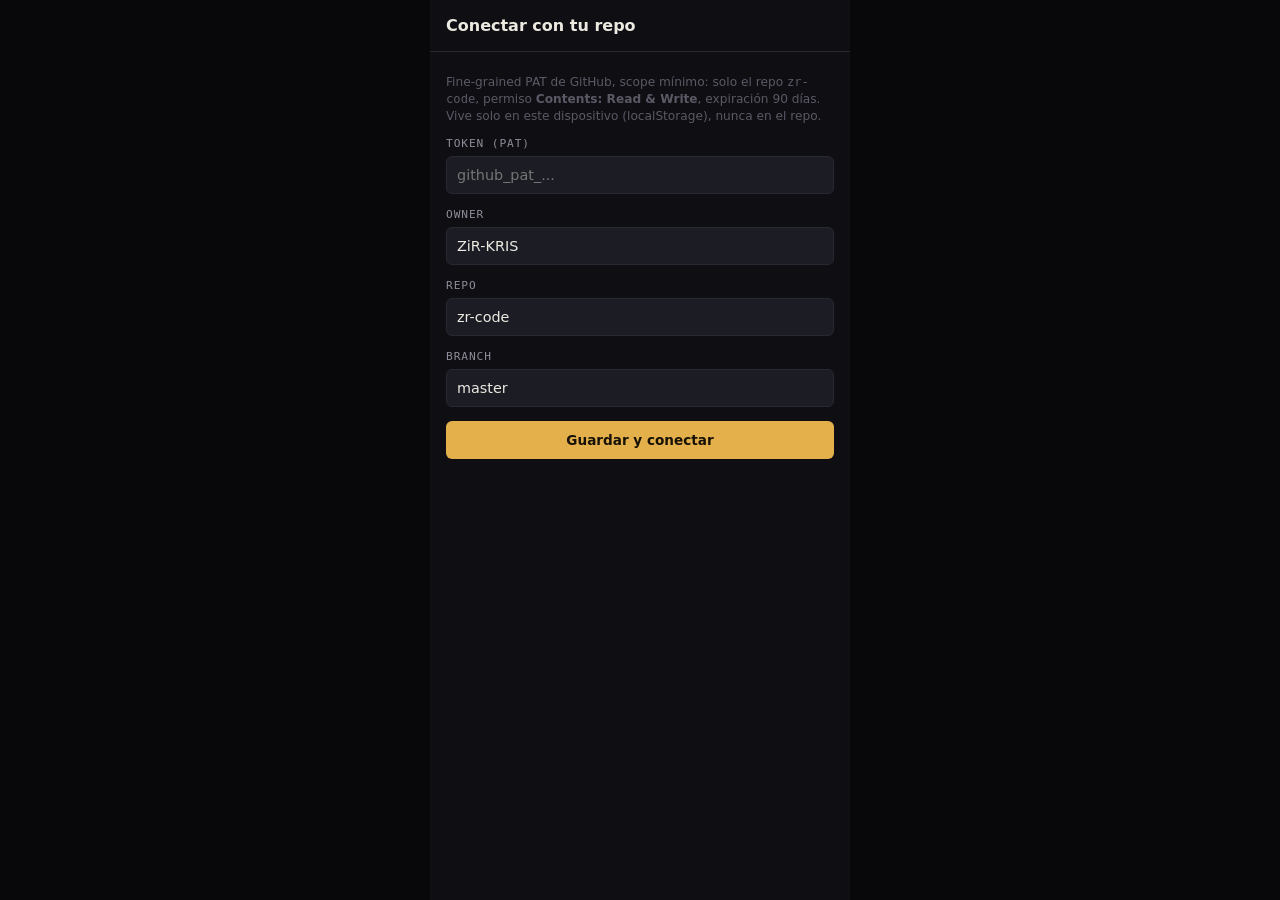
<file: index.html>
<!doctype html>
<html lang="es">
<head>
<meta charset="utf-8">
<title>ZR App</title>
<meta name="viewport" content="width=device-width, initial-scale=1">
<link rel="manifest" href="manifest.json?v=18">
<link rel="stylesheet" href="styles.css?v=18">
</head>
<body>
<div class="phone">
  <header>
    <div class="icon-group">
      <button class="repo-btn" onclick="abrirAjustes()" title="Ajustes">⚙</button>
      <button class="repo-btn" onclick="abrirRepoRaiz()" title="Navegador de repo">📂</button>
    </div>
    <div class="logo" onclick="irHome()" style="cursor:pointer" title="Ir a Hoy">ZR<em>·</em>APP</div>
    <div class="fecha" id="fecha-header">--</div>
  </header>

  <main>
    <div id="offline-banner" style="display:none"></div>
    <!-- ================= HOY ================= -->
    <section class="screen on" id="s-hoy">
      <div class="eyebrow">Dónde vamos</div>
      <div class="card" id="modo-actual"><p>Cargando…</p></div>

      <div class="eyebrow">Tareas por importancia</div>
      <div class="card" id="tareas-lista" style="padding:4px 14px"><p style="color:var(--dim)">Cargando…</p></div>

      <div class="captura" style="padding:8px 10px; display:flex; gap:8px; align-items:center">
        <input type="text" id="tarea-txt" placeholder="Nueva tarea…" style="flex:1">
        <button onclick="agregarTareaHoy()">+ tarea</button>
      </div>
      <div class="toast" id="toast-hoy"></div>

      <div class="eyebrow">Listas rápidas · solo en este cel</div>
      <div id="listas-cont"></div>
      <button class="copiar" onclick="nuevaLista()">+ nueva lista</button>
    </section>

    <!-- ================= BAÚL ================= -->
    <section class="screen" id="s-baul">
      <div class="eyebrow">Escupir idea</div>
      <div class="captura">
        <textarea id="idea-txt" placeholder="Escribe la idea tal como salga. Sin categoría, sin compromiso — va directo a IDEAS/ del repo."></textarea>
        <button onclick="capturar()">Al baúl →</button>
        <div class="toast" id="toast"></div>
      </div>

      <div class="eyebrow">El baúl</div>
      <div id="baul-lista"><div class="card">Cargando…</div></div>
    </section>

    <!-- ================= PRODUCCIÓN ================= -->
    <section class="screen" id="s-prod">
      <div class="eyebrow">Al sistema</div>
      <div class="captura">
        <textarea id="buzon-txt" placeholder="Mensaje al sistema — la próxima sesión Claude lo lee al abrir"></textarea>
        <input type="text" id="buzon-tag" placeholder="proyecto/etiqueta (opcional)" style="margin-top:8px">
        <button onclick="enviarBuzon()" style="margin-top:8px">Al buzón →</button>
        <div class="toast" id="toast-buzon"></div>
      </div>

      <div class="eyebrow">Proyectos</div>
      <div id="prod-lista"><div class="card">Cargando…</div></div>

      <div class="eyebrow">Accesos directos</div>
      <div class="card" id="prod-accesos" style="padding:4px 14px"></div>
    </section>

    <!-- ================= NEGOCIO ================= -->
    <section class="screen" id="s-negocio">
      <div class="eyebrow-row"><div class="eyebrow" style="margin:0">Pitch</div><button class="repo-btn" onclick="toggleNegBloque('neg-pitch')" title="mostrar/ocultar">👁</button></div>
      <div id="neg-pitch-wrap">
        <div class="card">
          <div class="doc-content" id="neg-pitch"><p>Cargando…</p></div>
        </div>
      </div>
      <div class="card" id="neg-pitch-oculto" style="display:none"><p class="hint">oculto — 👁 para mostrar</p></div>

      <div class="eyebrow-row"><div class="eyebrow" style="margin:0">Servicios</div><button class="repo-btn" onclick="toggleNegBloque('neg-servicios')" title="mostrar/ocultar">👁</button></div>
      <div id="neg-servicios-wrap">
        <div class="card">
          <div class="doc-content" id="neg-servicios"><p>Cargando…</p></div>
          <button class="copiar" onclick="copiarBloque(this)">copiar</button>
        </div>
      </div>
      <div class="card" id="neg-servicios-oculto" style="display:none"><p class="hint">oculto — 👁 para mostrar</p></div>

      <div class="eyebrow-row"><div class="eyebrow" style="margin:0">Precios</div><button class="repo-btn" onclick="toggleNegBloque('neg-precios')" title="mostrar/ocultar">👁</button></div>
      <div id="neg-precios-wrap">
        <div class="card">
          <div class="doc-content" id="neg-precios"><p>Cargando…</p></div>
          <button class="copiar" onclick="copiarBloque(this)">copiar</button>
        </div>
      </div>
      <div class="card" id="neg-precios-oculto" style="display:none"><p class="hint">oculto — 👁 para mostrar</p></div>

      <div class="eyebrow-row"><div class="eyebrow" style="margin:0">Bio</div><button class="repo-btn" onclick="toggleNegBloque('neg-bio')" title="mostrar/ocultar">👁</button></div>
      <div id="neg-bio-wrap">
        <details class="card">
          <summary>Bio corta</summary>
          <div class="doc-content" id="neg-bio-corta"><p>Cargando…</p></div>
          <button class="copiar" onclick="copiarBloque(this)">copiar</button>
        </details>
        <details class="card">
          <summary>Bio larga</summary>
          <div class="doc-content" id="neg-bio-larga"><p>Cargando…</p></div>
          <button class="copiar" onclick="copiarBloque(this)">copiar</button>
        </details>
      </div>
      <div class="card" id="neg-bio-oculto" style="display:none"><p class="hint">oculto — 👁 para mostrar</p></div>

      <div class="eyebrow-row"><div class="eyebrow" style="margin:0">Contacto</div><button class="repo-btn" onclick="toggleNegBloque('neg-firma')" title="mostrar/ocultar">👁</button></div>
      <div id="neg-firma-wrap">
        <div class="card">
          <div class="doc-content" id="neg-firma"><p>Cargando…</p></div>
          <button class="copiar" onclick="copiarBloque(this)">copiar</button>
        </div>
      </div>
      <div class="card" id="neg-firma-oculto" style="display:none"><p class="hint">oculto — 👁 para mostrar</p></div>
    </section>

    <!-- ================= CAL ================= -->
    <section class="screen" id="s-cal">
      <div class="eyebrow">Agendar</div>
      <div class="captura">
        <input type="text" id="ev-titulo" placeholder="Qué — ej. reunión Frank">
        <div style="display:flex; gap:8px; margin-top:8px">
          <input type="date" id="ev-fecha" style="flex:1">
          <input type="time" id="ev-hora" style="flex:1">
        </div>
        <select id="ev-tipo" style="margin-top:8px">
          <option value="trabajo">trabajo</option>
          <option value="personal">personal</option>
        </select>
        <button onclick="agendarEvento()" style="margin-top:8px">Agendar →</button>
        <div class="toast" id="toast-cal"></div>
        <div id="gcal-temp"></div>
      </div>

      <div class="eyebrow">Próximos</div>
      <div class="card" id="cal-lista" style="padding:4px 14px"></div>

      <a class="gcal" href="https://calendar.google.com" target="_blank" rel="noopener">
        Abrir Google Calendar
        <span>convive con el que ya usás — la app no lo reemplaza, solo lo muestra</span>
      </a>
    </section>

    <!-- ================= NAVEGADOR DE REPO ================= -->
    <section class="screen" id="s-repo">
      <div class="eyebrow">Navegador de repo</div>
      <div class="breadcrumb" id="repo-breadcrumb"></div>
      <div class="card" id="repo-list" style="padding:4px 14px"></div>
    </section>

    <div class="nota-mockup">V2 · ZR APP · canal móvil del sistema</div>
  </main>

  <nav>
    <button class="tab on" onclick="ir('hoy',this)"><span class="ico">◉</span>Hoy</button>
    <button class="tab" onclick="ir('baul',this)"><span class="ico">✦</span>Baúl</button>
    <button class="tab" onclick="ir('prod',this)"><span class="ico">▸</span>Prod</button>
    <button class="tab" onclick="ir('negocio',this)"><span class="ico">◆</span>Negocio</button>
    <button class="tab" onclick="ir('cal',this)"><span class="ico">▦</span>Cal</button>
  </nav>

  <!-- ================= OVERLAY: setup inicial ================= -->
  <div class="overlay" id="overlay-setup">
    <div class="overlay-header"><strong>Conectar con tu repo</strong></div>
    <div class="overlay-body">
      <p class="hint">Fine-grained PAT de GitHub, scope mínimo: solo el repo <code>zr-code</code>, permiso <strong>Contents: Read &amp; Write</strong>, expiración 90 días. Vive solo en este dispositivo (localStorage), nunca en el repo.</p>
      <div class="form-row">
        <label>Token (PAT)</label>
        <input type="password" id="in-token" placeholder="github_pat_...">
      </div>
      <div class="form-row">
        <label>Owner</label>
        <input type="text" id="in-owner" value="ZiR-KRIS">
      </div>
      <div class="form-row">
        <label>Repo</label>
        <input type="text" id="in-repo" value="zr-code">
      </div>
      <div class="form-row">
        <label>Branch</label>
        <input type="text" id="in-branch" value="master">
      </div>
      <button class="btn-primary" onclick="guardarSetup()">Guardar y conectar</button>
      <div class="error-msg" id="setup-error"></div>
    </div>
  </div>

  <!-- ================= OVERLAY: ajustes ================= -->
  <div class="overlay" id="overlay-ajustes">
    <div class="overlay-header">
      <button onclick="cerrarOverlay('overlay-ajustes')">←</button>
      <strong>Ajustes</strong>
    </div>
    <div class="overlay-body">
      <div class="form-row">
        <label>Token</label>
        <div class="hint" id="token-mask"></div>
      </div>
      <div class="form-row"><label>Owner</label><input type="text" id="aj-owner"></div>
      <div class="form-row"><label>Repo</label><input type="text" id="aj-repo"></div>
      <div class="form-row"><label>Branch</label><input type="text" id="aj-branch"></div>
      <button class="btn-primary" onclick="guardarAjustes()">Guardar cambios</button>
      <button class="btn-danger" onclick="borrarToken()">Borrar token</button>
    </div>
  </div>

  <!-- ================= OVERLAY: visor de documento/imagen ================= -->
  <div class="overlay" id="overlay-doc">
    <div class="overlay-header">
      <button onclick="cerrarOverlay('overlay-doc')">←</button>
      <div class="breadcrumb" id="doc-breadcrumb" style="margin:0"></div>
    </div>
    <div class="overlay-body" id="doc-body"></div>
  </div>
</div>

<script src="marked.min.js"></script>
<script src="gh-api.js?v=18"></script>
<script src="app.js?v=18"></script>
</body>
</html>
</file>
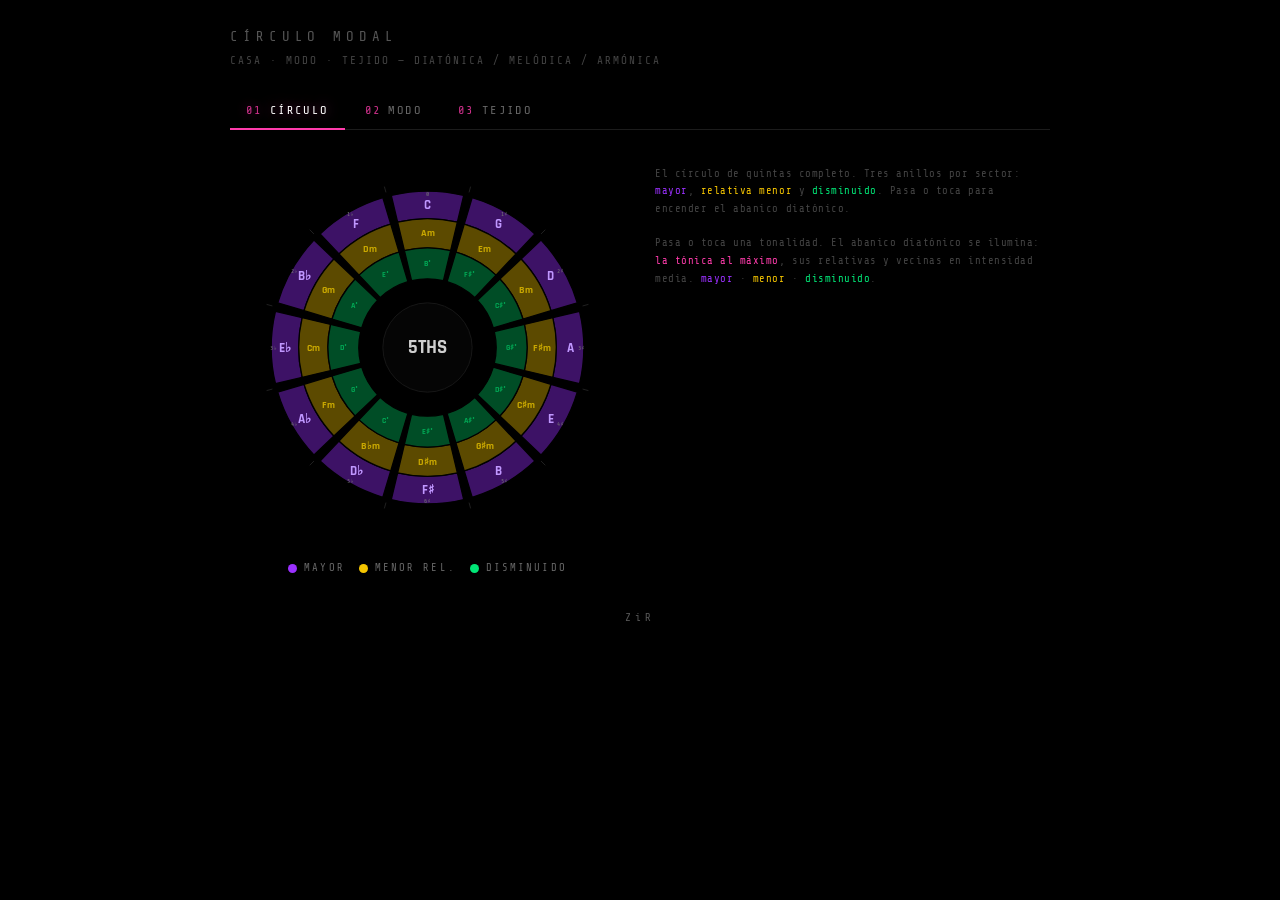
<file: herramientas/circulo-modal.html>
<!DOCTYPE html>
<html lang="es">
<head>
<meta charset="utf-8">
<meta name="viewport" content="width=device-width, initial-scale=1">
<title>Círculo Modal</title>
<link rel="preconnect" href="https://fonts.googleapis.com">
<link rel="preconnect" href="https://fonts.gstatic.com" crossorigin>
<link href="https://fonts.googleapis.com/css2?family=Rajdhani:wght@300;400;600;700&family=Share+Tech+Mono&display=swap" rel="stylesheet">
<style>
  *,*::before,*::after{box-sizing:border-box;margin:0;padding:0;}
  :root{
    --bg:#000; --panel:#070707; --panel2:#0c0c0c; --line:#1c1c1c; --line2:#2a2a2a;
    --purple:#9b30ff; --purple-dim:#3d1266; --purple-glow:#c97aff; --purple-lbl:#c097ff;
    --yellow:#f5c500; --yellow-dim:#5c4a00; --yellow-glow:#ffe566; --yellow-lbl:#c9a800;
    --green:#00e676; --green-dim:#004d26; --green-glow:#69ffb4; --green-lbl:#00a855;
    --accent:#ff3cac; --accent-glow:#ff8fd0;
    --bright:#fff; --dim:#444; --dim2:#666;
  }
  body{background:var(--bg);color:var(--bright);font-family:'Rajdhani','Bahnschrift','Arial Narrow',sans-serif;
    -webkit-font-smoothing:antialiased;padding:26px 18px 54px;line-height:1.5;}
  .wrap{max-width:820px;margin:0 auto;}
  header{margin-bottom:8px;}
  h1{font-family:'Share Tech Mono',Consolas,monospace;font-weight:300;font-size:14px;
     letter-spacing:.35em;text-transform:uppercase;color:#555;}
  .sub{font-family:'Share Tech Mono',Consolas,monospace;font-size:11px;letter-spacing:.18em;
     text-transform:uppercase;color:var(--dim);margin-top:6px;}
  .tabs{display:flex;gap:4px;margin:22px 0 20px;border-bottom:1px solid var(--line);}
  .tab{appearance:none;border:none;background:none;color:var(--dim2);
     font-family:'Share Tech Mono',Consolas,monospace;font-size:12px;letter-spacing:.2em;
     text-transform:uppercase;padding:11px 16px;cursor:pointer;
     border-bottom:2px solid transparent;margin-bottom:-1px;transition:.2s;}
  .tab:hover{color:#aaa;}
  .tab.on{color:var(--bright);border-bottom-color:var(--accent);text-shadow:0 0 12px rgba(255,60,172,.5);}
  .tab .num{color:var(--accent);margin-right:7px;opacity:.8;}
  .layout{display:grid;grid-template-columns:minmax(0,1fr) minmax(0,1fr);gap:30px;align-items:start;}
  @media(max-width:640px){.layout{grid-template-columns:1fr;}}
  .panel{min-width:0;}
  .stage{display:flex;flex-direction:column;align-items:center;}
  svg{width:100%;max-width:440px;height:auto;display:block;overflow:visible;}
  .controls{display:flex;flex-direction:column;gap:16px;}
  .field{display:flex;flex-direction:column;gap:6px;}
  .field label,.rlabel,.legend,.tag,.meterhdr{font-family:'Share Tech Mono',Consolas,monospace;
     font-size:10.5px;letter-spacing:.2em;text-transform:uppercase;color:var(--dim);}
  select{appearance:none;background:var(--panel2);color:var(--bright);border:1px solid var(--line2);
     border-radius:3px;padding:10px 34px 10px 13px;font-family:'Rajdhani','Bahnschrift','Arial Narrow',sans-serif;font-weight:600;
     font-size:15px;cursor:pointer;transition:.18s;
     background-image:url("data:image/svg+xml;utf8,<svg xmlns='http://www.w3.org/2000/svg' width='12' height='8' viewBox='0 0 12 8'><path d='M1 1l5 5 5-5' fill='none' stroke='%23666' stroke-width='1.5' stroke-linecap='round'/></svg>");
     background-repeat:no-repeat;background-position:right 13px center;}
  select:hover{border-color:#444;}
  select:focus{outline:none;border-color:var(--purple);box-shadow:0 0 0 1px var(--purple),0 0 16px rgba(155,48,255,.35);}
  .two{display:grid;grid-template-columns:1fr 1fr;gap:10px;}
  .scaleblock{border:1px solid var(--line);border-radius:4px;padding:14px;background:var(--panel);}
  .scaleblock h3{font-family:'Share Tech Mono',Consolas,monospace;font-weight:400;font-size:11px;
     letter-spacing:.2em;text-transform:uppercase;margin:0 0 12px;display:flex;align-items:center;gap:9px;color:#999;}
  .swatch{width:9px;height:9px;border-radius:50%;display:inline-block;flex:none;}
  .toggle{display:flex;align-items:center;gap:10px;font-family:'Share Tech Mono',Consolas,monospace;
     font-size:11px;letter-spacing:.15em;text-transform:uppercase;color:var(--dim2);cursor:pointer;user-select:none;}
  .toggle input{position:absolute;opacity:0;width:0;height:0;}
  .track{width:36px;height:18px;border-radius:2px;background:var(--panel2);border:1px solid var(--line2);position:relative;transition:.18s;flex:none;}
  .knob{position:absolute;top:2px;left:2px;width:12px;height:12px;border-radius:1px;background:var(--dim2);transition:.18s;}
  .toggle input:checked + .track{background:rgba(255,60,172,.2);border-color:var(--accent);}
  .toggle input:checked + .track .knob{transform:translateX(18px);background:var(--accent);box-shadow:0 0 8px var(--accent);}
  .rlabel{margin:20px 0 9px;color:#888;}
  .notes{display:flex;flex-wrap:wrap;gap:7px;}
  .note-pill{font-family:'Rajdhani','Bahnschrift','Arial Narrow',sans-serif;font-weight:700;font-size:16px;padding:4px 12px;
     border-radius:3px;background:var(--panel2);border:1px solid var(--line2);color:#bbb;}
  .note-pill.tonic{border-color:var(--accent);color:var(--accent-glow);box-shadow:0 0 12px rgba(255,60,172,.25);}
  .charnote{font-family:'Share Tech Mono',Consolas,monospace;font-size:11px;letter-spacing:.06em;color:var(--dim2);margin-top:11px;}
  .charnote b{color:var(--accent-glow);font-weight:400;}
  .chords{display:grid;grid-template-columns:repeat(7,1fr);gap:6px;}
  @media(max-width:480px){.chords{grid-template-columns:repeat(4,1fr);}}
  .chord{border-radius:3px;padding:9px 3px;text-align:center;border:1px solid;background:var(--panel2);}
  .chord .deg{font-family:'Share Tech Mono',Consolas,monospace;font-size:10px;letter-spacing:.05em;opacity:.85;}
  .chord .nm{font-family:'Rajdhani','Bahnschrift','Arial Narrow',sans-serif;font-weight:700;font-size:14px;margin-top:3px;white-space:nowrap;color:#eee;}
  .pill-major{border-color:var(--purple);background:rgba(155,48,255,.12);} .pill-major .deg{color:var(--purple-glow);}
  .pill-minor{border-color:var(--yellow);background:rgba(245,197,0,.10);} .pill-minor .deg{color:var(--yellow-glow);}
  .pill-dim{border-color:var(--green);background:rgba(0,230,118,.10);} .pill-dim .deg{color:var(--green-glow);}
  .pill-aug{border-color:var(--accent);background:rgba(255,60,172,.10);} .pill-aug .deg{color:var(--accent-glow);}
  .pivots{display:flex;flex-direction:column;gap:13px;}
  .tag{display:block;margin-bottom:6px;}
  .meter{margin-top:20px;}
  .meterbar{height:6px;border-radius:2px;background:var(--panel2);overflow:hidden;border:1px solid var(--line2);}
  .meterfill{height:100%;background:var(--accent);box-shadow:0 0 12px var(--accent);transition:width .25s;}
  .meterlabel{font-family:'Rajdhani','Bahnschrift','Arial Narrow',sans-serif;font-weight:600;font-size:14px;color:#ccc;margin-top:9px;}
  .meterlabel b{color:var(--accent-glow);font-weight:700;}
  .legend{display:flex;flex-wrap:wrap;gap:14px;margin-top:16px;justify-content:center;}
  .legend span{display:inline-flex;align-items:center;gap:7px;color:var(--dim2);}
  .hint{font-family:'Share Tech Mono',Consolas,monospace;font-size:10.5px;letter-spacing:.05em;line-height:1.7;color:var(--dim);margin-top:16px;}
  .hint b{color:var(--accent);font-weight:400;}
  .dtier{font-family:'Share Tech Mono',Consolas,monospace;font-size:10.5px;letter-spacing:.2em;text-transform:uppercase;color:#888;margin:16px 0 7px;}
  .dtier b{color:var(--accent-glow);font-weight:400;}
  .dests{display:flex;flex-wrap:wrap;gap:6px;}
  .dest{appearance:none;cursor:pointer;font-family:'Rajdhani','Bahnschrift','Arial Narrow',sans-serif;
     font-weight:600;font-size:14px;padding:6px 11px;border-radius:3px;background:var(--panel2);
     border:1px solid var(--line2);color:#bbb;transition:.15s;}
  .dest:hover{border-color:#555;color:#fff;}
  .dest.on{border-color:var(--accent);color:var(--accent-glow);background:rgba(255,60,172,.08);box-shadow:0 0 10px rgba(255,60,172,.3);}
  details.adv{margin-top:18px;border-top:1px solid var(--line);padding-top:12px;}
  details.adv summary{cursor:pointer;list-style:none;font-family:'Share Tech Mono',Consolas,monospace;
     font-size:10.5px;letter-spacing:.2em;text-transform:uppercase;color:var(--dim2);}
  details.adv summary::-webkit-details-marker{display:none;}
  details.adv summary::before{content:'+ ';color:var(--accent);}
  details.adv[open] summary::before{content:'\2212 ';}
  .btn-tejer{appearance:none;cursor:pointer;align-self:flex-start;background:none;border:1px solid var(--accent);
     color:var(--accent-glow);font-family:'Share Tech Mono',Consolas,monospace;font-size:11px;letter-spacing:.2em;
     text-transform:uppercase;padding:9px 16px;border-radius:3px;transition:.18s;}
  .btn-tejer:hover{background:rgba(255,60,172,.12);box-shadow:0 0 14px rgba(255,60,172,.3);}
  .note-pill.clave{border-color:var(--yellow);color:var(--yellow-glow);box-shadow:0 0 12px rgba(245,197,0,.25);}
  .charnote b.y{color:var(--yellow-glow);}
  .charnote.vacio{color:#3a3a3a;}
  .luzbar{display:grid;grid-template-columns:repeat(7,1fr);gap:4px;}
  .luzseg{appearance:none;cursor:pointer;border:1px solid var(--line2);border-radius:3px;padding:7px 0 6px;
     font-family:'Share Tech Mono',Consolas,monospace;font-size:9.5px;letter-spacing:.08em;color:#777;transition:.15s;}
  .luzseg:hover{color:#fff;border-color:#666;}
  .luzseg.on{border-color:var(--yellow);color:#fff;box-shadow:0 0 12px rgba(245,197,0,.45);}
  .luzends{display:flex;justify-content:space-between;font-family:'Share Tech Mono',Consolas,monospace;font-size:9.5px;letter-spacing:.15em;text-transform:uppercase;color:var(--dim);margin-top:6px;}
  .luznav{display:grid;grid-template-columns:1fr 1fr;gap:8px;margin-top:10px;}
  .luzbtn{appearance:none;cursor:pointer;text-align:left;background:var(--panel2);border:1px solid var(--line2);border-radius:3px;padding:8px 11px;transition:.15s;color:#ccc;
     font-family:'Rajdhani','Bahnschrift','Arial Narrow',sans-serif;font-weight:600;font-size:14px;line-height:1.25;}
  .luzbtn:hover{border-color:var(--yellow);color:#fff;}
  .luzbtn small{display:block;font-family:'Share Tech Mono',Consolas,monospace;font-weight:400;font-size:10px;letter-spacing:.08em;color:var(--dim2);}
  .luzbtn small b{color:var(--yellow-glow);font-weight:400;}
  .luzbtn.off{visibility:hidden;}
  .progs{display:flex;flex-direction:column;gap:6px;}
  .prog{display:flex;align-items:baseline;gap:12px;flex-wrap:wrap;border:1px solid var(--line);border-radius:3px;background:var(--panel);padding:8px 12px;}
  .prog .pn{font-family:'Share Tech Mono',Consolas,monospace;font-size:10.5px;letter-spacing:.06em;color:var(--dim2);}
  .prog .pa{font-family:'Rajdhani','Bahnschrift','Arial Narrow',sans-serif;font-weight:700;font-size:17px;color:#fff;}
  .curso{font-family:'Rajdhani','Bahnschrift','Arial Narrow',sans-serif;font-size:14.5px;line-height:1.4;color:#bbb;margin-top:10px;}
  .curso b{color:#fff;font-weight:700;} .curso .src{font-family:'Share Tech Mono',Consolas,monospace;font-size:9.5px;letter-spacing:.08em;color:var(--dim2);margin:0 6px 0 4px;}
  .curso.ej{color:#999;} .curso.ojo{color:var(--accent-glow);}
  .firma{margin-top:34px;text-align:center;font-family:'Share Tech Mono',Consolas,monospace;
     font-size:11px;letter-spacing:.35em;color:#555;}
</style>
</head>
<body>
<div class="wrap">
  <header>
    <h1>Círculo Modal</h1>
    <div class="sub">casa · modo · tejido — diatónica / melódica / armónica</div>
  </header>
  <div class="tabs" id="tabs">
    <button class="tab on" data-t="casa"><span class="num">01</span>Círculo</button>
    <button class="tab" data-t="modo"><span class="num">02</span>Modo</button>
    <button class="tab" data-t="tejido"><span class="num">03</span>Tejido</button>
  </div>
  <div class="layout">
    <div class="panel stage">
      <svg id="wheel" viewBox="0 0 460 460" role="img" aria-label="Rueda de quintas"></svg>
      <div class="legend" id="legend"></div>
    </div>
    <div class="panel">
      <div class="controls" id="controls"></div>
      <div class="readout" id="readout"></div>
    </div>
  </div>
  <div class="firma">ZiR</div>
</div>

<script>
"use strict";
/* ---------------- core music engine (validated) ---------------- */
const LETTERS=['C','D','E','F','G','A','B'];
const NAT_PC={C:0,D:2,E:4,F:5,G:7,A:9,B:11};
const ACC={'-2':'\u266D\u266D','-1':'\u266D','0':'','1':'\u266F','2':'\u266F\u266F'};
const ROOTS=[
 ['C','C',0,0],['D\u266D','D',-1,1],['D','D',0,2],['E\u266D','E',-1,3],['E','E',0,4],
 ['F','F',0,5],['F\u266F','F',1,6],['G','G',0,7],['A\u266D','A',-1,8],['A','A',0,9],
 ['B\u266D','B',-1,10],['B','B',0,11]
].map(([name,letter,acc,pc])=>({name,letter,acc,pc}));
/* DATOS:INICIO — generado desde circulo_datos.js con "node circulo.js sincronizar". No editar acá. */
const FAMILIES={
 "Diatónica (mayor)":[
  ["Jónico (mayor)",[0,2,4,5,7,9,11]],
  ["Dórico",[0,2,3,5,7,9,10]],
  ["Frigio",[0,1,3,5,7,8,10]],
  ["Lidio",[0,2,4,6,7,9,11]],
  ["Mixolidio",[0,2,4,5,7,9,10]],
  ["Eólico (menor)",[0,2,3,5,7,8,10]],
  ["Locrio",[0,1,3,5,6,8,10]],
 ],
 "Menor melódica":[
  ["Menor melódica",[0,2,3,5,7,9,11]],
  ["Dórico ♭2",[0,1,3,5,7,9,10]],
  ["Lidio aumentado",[0,2,4,6,8,9,11]],
  ["Lidio dominante",[0,2,4,6,7,9,10]],
  ["Mixolidio ♭6",[0,2,4,5,7,8,10]],
  ["Locrio ♮2",[0,2,3,5,6,8,10]],
  ["Alterado",[0,1,3,4,6,8,10]],
 ],
 "Menor armónica":[
  ["Menor armónica",[0,2,3,5,7,8,11]],
  ["Locrio ♮6",[0,1,3,5,6,9,10]],
  ["Jónico ♯5",[0,2,4,5,8,9,11]],
  ["Dórico ♯4",[0,2,3,6,7,9,10]],
  ["Frigio dominante",[0,1,4,5,7,8,10]],
  ["Lidio ♯2",[0,3,4,6,7,9,11]],
  ["Superlocrio ♭♭7",[0,1,3,4,6,8,9]],
 ],
};
const CHAR={
 "Dórico":"la 6ª mayor — menor con luz",
 "Frigio":"la ♭2 — oscuro, español",
 "Lidio":"la ♯4 — flotante, etéreo",
 "Mixolidio":"la ♭7 — mayor con tierra",
 "Eólico (menor)":"menor natural",
 "Locrio":"la ♭5 — inestable",
 "Menor melódica":"menor con 6ª y 7ª mayores",
 "Dórico ♭2":"menor con ♭2 — tenso y suave",
 "Lidio aumentado":"♯4 + ♯5 — suspendido",
 "Lidio dominante":"♯4 + ♭7 — brillante y terroso",
 "Mixolidio ♭6":"mayor cálido con sombra — el atardecer",
 "Locrio ♮2":"semidisminuido — jazz menor",
 "Alterado":"todo tensionado — dominante alterado",
 "Menor armónica":"la 7ª mayor — dramática",
 "Frigio dominante":"3ª mayor sobre base oscura — flamenco",
};
const INFO={
 "Jónico (mayor)":{"luz":2,"clave":null,"muestra":[{"nombre":"I–IV–V–I","grados":[1,4,5,1],"fuente":"B/043"},{"nombre":"I–V–vi–IV (los 4 del pop)","grados":[1,5,6,4],"fuente":"B/065"}],"cursos":[{"quien":"Jaime","fuente":"AV/070","dice":"es el modo mayor; como modo se trata \"sin funciones\""},{"quien":"Antian","fuente":"AT/1.2","dice":"alegría, grandeza — estribillos, pop"},{"quien":"Antian","fuente":"AT/1.2","dice":"recurso comercial: versos en el menor (eólico) y estribillo en su mayor relativo (jónico) — mismas notas, cambia dónde se apoya"}],"ejemplos":[],"cuidado":[]},
 "Dórico":{"luz":4,"clave":{"grado":6,"nombre":"6ª mayor (sobre base menor)"},"muestra":[{"nombre":"i–IV","grados":[1,4],"fuente":"AV/075"},{"nombre":"i7–IV7 (funky)","grados":[1,4],"septimas":true,"fuente":"AV/075"}],"cursos":[{"quien":"Jaime","fuente":"AV/070","dice":"menor con un punto de luz; el más usado después de mayor y menor"},{"quien":"Jaime","fuente":"AV/075-079","dice":"tónica menor + IV mayor = reposo triste que se eleva. Tres familias: funky (i7–IV7), banda sonora épica (en agudos), rock psicodélico (i–IV en bucle). El IV7 hace de dominante"},{"quien":"Jaime","fuente":"AV/077","dice":"truco de los tráileres: el tema más lento, con menos notas, en agudos y con reverb, en dórico"},{"quien":"Hertz","fuente":"HZ/17.1","dice":"La dórico = La menor con Fa#; usa los mismos acordes que Mi menor (Lam–Do–Sol–Re). Lo que decide el modo es la MELODÍA: si gira en La es La dórico, si gira en Mi es Mi menor"},{"quien":"Antian","fuente":"AT/1.2","dice":"melancolía suave, entre alegre y triste: \"tristón, pero no tanto\""}],"ejemplos":["Uptown Funk","Oye cómo va","Mad World","tema de la Fuerza","El bueno, el feo y el malo","Pink Floyd (i–IV en bucle)"],"cuidado":[]},
 "Frigio":{"luz":6,"clave":{"grado":2,"nombre":"♭2"},"muestra":[{"nombre":"i–♭II","grados":[1,2],"fuente":"AV/092"},{"nombre":"i–♭II–i–♭vii","grados":[1,2,1,7],"fuente":"AV/092"}],"cursos":[{"quien":"Jaime","fuente":"AV/070","dice":"más oscuro que el menor"},{"quien":"Jaime","fuente":"AV/092","dice":"la 2ª menor en el grave = miedo: heavy metal, fanfarrias de la antigua Roma. El ♭vii = \"depresión absoluta\""},{"quien":"Hertz","fuente":"HZ/DEST","dice":"un Lab sobre Sol (medio tono arriba de la tónica) = color frigio, oscuro; lo mete como sorpresa en la 2ª vuelta del motivo"},{"quien":"Antian","fuente":"AT/1.2","dice":"oscuro, malvado, gótico, \"gangster\" — trap oscuro"}],"ejemplos":["Black Sabbath","Wherever I May Roam","London Calling","Quiet (Matilda)"],"cuidado":["El flamenco en realidad usa el Frigio dominante (3ª mayor), no este (AV/092)."]},
 "Lidio":{"luz":1,"clave":{"grado":4,"nombre":"♯4"},"muestra":[{"nombre":"I–II","grados":[1,2],"fuente":"AV/088"}],"cursos":[{"quien":"Jaime","fuente":"AV/070","dice":"más luminoso que el mayor: magia, paz, hype"},{"quien":"Jaime","fuente":"AV/088-090","dice":"maravilla, victoria luminosa. Va con mucha reverb (\"catedral\") y glissandos tipo arpa"},{"quien":"Antian","fuente":"AT/1.2","dice":"sueño, etéreo, mágico, \"algo lindo va a pasar\" — cine, series, juegos. Con arpa en arpegio suena a \"entrando a un sueño\" (hipótesis para probar)"}],"ejemplos":["Regreso al futuro","Jurassic Park (inicio)","For Frodo (ESDLA)","tema de Éowyn"],"cuidado":["Tónica–3ª–♯4–5ª seguidas = el inicio de Los Simpson (AV/088)."]},
 "Mixolidio":{"luz":3,"clave":{"grado":7,"nombre":"♭7"},"muestra":[{"nombre":"I–♭VII–IV","grados":[1,7,4],"fuente":"AV/084"},{"nombre":"I–♭VII–IV–I","grados":[1,7,4,1],"fuente":"AV/084"}],"cursos":[{"quien":"Jaime","fuente":"AV/070","dice":"luminoso \"pero no tanto\"; rock"},{"quien":"Jaime","fuente":"AV/051-056","dice":"el ♭VII = dominante suave, \"vintage, color sepia\": la sensible bajada ya no pincha"},{"quien":"Antian","fuente":"AT/1.2","dice":"alegre, despreocupado, juvenil, veraniego — country, blues, rock"}],"ejemplos":["Back in Black","Sweet Home Alabama","Sympathy for the Devil","Born This Way"],"cuidado":["La tónica con su ♭7 es un acorde de dominante (C7): si lo llevas al IV te saca del modo. El ♭VII en medio lo evita (AV/084)."]},
 "Eólico (menor)":{"luz":5,"clave":null,"muestra":[{"nombre":"i–♭VII","grados":[1,7],"fuente":"AV/070"},{"nombre":"i–♭VI–♭III–♭VII (los 4 del reggaetón)","grados":[1,6,3,7],"fuente":"PA/181"},{"nombre":"i–♭VII–♭VI","grados":[1,7,6],"fuente":"PA/079"}],"cursos":[{"quien":"Jaime","fuente":"AV/070","dice":"menor natural SIN V mayor: lluvioso, triste"},{"quien":"Jaime","fuente":"PA/181","dice":"sin sensible: la progresión gira sin cerrar (loop urbano)"},{"quien":"Jaime","fuente":"AV/025","dice":"en menor, la dominante elige con cuánta fuerza vuelves a casa: V mayor = fuego (ya es menor armónica) · v menor = lúgubre · ♭VII = suave, \"una preguntilla\" (sonido modal)"},{"quien":"Hertz","fuente":"HZ/17.2","dice":"escala expandida: los grados iv y v se pueden volver MAYORES sin salir de la escala (8 acordes); se usan las dos versiones en la misma progresión y la melodía no cambia. \"Sonoridad de modos sin la complicación\""},{"quien":"Hertz","fuente":"HZ/DEST","dice":"melodías oscuras: moverse por los dos semitonos de la escala (2ª–♭3 y 5ª–♭6). Se puede estar en la tonalidad sin tocar nunca el acorde de tónica"},{"quien":"Antian","fuente":"AT/1.2","dice":"tristeza, también oscuro — todos los géneros urbanos"}],"ejemplos":["Despacito (4 del reggaetón)","Somebody That I Used To Know (i–♭VII)"],"cuidado":[]},
 "Locrio":{"luz":7,"clave":{"grado":5,"nombre":"♭5"},"muestra":[],"cursos":[{"quien":"Jaime","fuente":"AV/070","dice":"\"la casa en llamas\": casi inusable; solo con nota pedal en la tónica"},{"quien":"Antian","fuente":"AT/1.2","dice":"inestable, tétrico — casi no se usa; nunca en urbano"}],"ejemplos":[],"cuidado":[]},
 "Menor melódica":{"luz":0,"clave":null,"muestra":[],"cursos":[{"quien":"Jaime","fuente":"AV/031","dice":"es la menor armónica con la 6ª también subida, para que la melodía no suene \"egipcia\""},{"quien":"Jaime","fuente":"AV/029-031","dice":"tercer paso de la escala de luz menor → mayor: natural → armónica → melódica → mayor. Las tres menores comparten el acorde de tónica: se puede cambiar de una a otra sin perder la casa"},{"quien":"Jaime","fuente":"AV/048","dice":"su acorde de tónica con 7ª, m(maj7), suena a noir, detective (La Pantera Rosa)"}],"ejemplos":[],"cuidado":[]},
 "Dórico ♭2":{"luz":0,"clave":null,"muestra":[],"cursos":[],"ejemplos":[],"cuidado":[]},
 "Lidio aumentado":{"luz":0,"clave":null,"muestra":[],"cursos":[],"ejemplos":[],"cuidado":[]},
 "Lidio dominante":{"luz":0,"clave":null,"muestra":[],"cursos":[],"ejemplos":[],"cuidado":[]},
 "Mixolidio ♭6":{"luz":0,"clave":null,"muestra":[],"cursos":[],"ejemplos":[],"cuidado":[]},
 "Locrio ♮2":{"luz":0,"clave":null,"muestra":[],"cursos":[],"ejemplos":[],"cuidado":[]},
 "Alterado":{"luz":0,"clave":null,"muestra":[],"cursos":[],"ejemplos":[],"cuidado":[]},
 "Menor armónica":{"luz":0,"clave":{"grado":7,"nombre":"7ª mayor (la sensible)"},"muestra":[{"nombre":"i–iv–V–i","grados":[1,4,5,1],"fuente":"HZ/17.3"},{"nombre":"i–♭VI–iv–V (los 50 en menor)","grados":[1,6,4,5],"fuente":"PA/166"}],"cursos":[{"quien":"Jaime","fuente":"AV/030","dice":"la menor natural no tiene sensible: se sube la 7ª para tener una pinza propia (el V mayor con 7ª) que cierre a la tónica. \"El modo menor es un Frankenstein\""},{"quien":"Jaime","fuente":"AV/045","dice":"el salto de tono y medio entre la ♭6 y la 7ª = lo \"egipcio\""},{"quien":"Jaime","fuente":"AV/025","dice":"el V mayor = volver a casa con fuego (Para Elisa)"},{"quien":"Hertz","fuente":"HZ/17.3","dice":"\"el toque KSHMR\": otra parte del mundo. El V mayor es obligado. Pasar el MÁXIMO de veces por la nota alterada, en melodía y acordes. Costo: 2-3 acordes disminuidos"},{"quien":"Antian","fuente":"AT/1.2","dice":"sonido \"árabe\" o \"egipcio\""}],"ejemplos":["Para Elisa","Havana (i–VI–V–V)"],"cuidado":[]},
 "Locrio ♮6":{"luz":0,"clave":null,"muestra":[],"cursos":[],"ejemplos":[],"cuidado":[]},
 "Jónico ♯5":{"luz":0,"clave":null,"muestra":[],"cursos":[],"ejemplos":[],"cuidado":[]},
 "Dórico ♯4":{"luz":0,"clave":null,"muestra":[],"cursos":[],"ejemplos":[],"cuidado":[]},
 "Frigio dominante":{"luz":0,"clave":null,"muestra":[{"nombre":"I–♭II","grados":[1,2],"fuente":"lectura de Claude (por analogía con el frigio)"}],"cursos":[{"quien":"Jaime","fuente":"AV/092","dice":"es el que de verdad usa el flamenco (con variantes)"},{"quien":"Hertz","fuente":"HZ/17.5","dice":"la llama escala \"árabe\" (\"Egipto\"): 3 sitios para melodías oscuras. Casi no da acordes → \"falso acorde\" = la fundamental doblada en octava. En trap: 4 notas + un 808 simple. En Live, sin Fold"}],"ejemplos":[],"cuidado":["Que la \"árabe\" de Hertz es este modo es lectura de Claude: su fórmula (S-3S-S-T-S-T-T) da exactamente estas notas."]},
 "Lidio ♯2":{"luz":0,"clave":null,"muestra":[],"cursos":[],"ejemplos":[],"cuidado":[]},
 "Superlocrio ♭♭7":{"luz":0,"clave":null,"muestra":[],"cursos":[],"ejemplos":[],"cuidado":[]},
};
/* DATOS:FIN */
/* capa Modo: orden del dimmer de luz (INFO viene del bloque de datos) */
const LUZ_ORDEN=Object.keys(INFO).filter(k=>INFO[k].luz).sort((a,b)=>INFO[a].luz-INFO[b].luz);
const LUZ_ABR={'Jónico (mayor)':'JÓN','Dórico':'DÓR','Frigio':'FRI','Lidio':'LID','Mixolidio':'MIX','Eólico (menor)':'EÓL','Locrio':'LOC'};
const FAM_KEYS=Object.keys(FAMILIES);
function spellScale(root,intervals){
 const ri=LETTERS.indexOf(root.letter);
 return intervals.map((iv,deg)=>{
  const pc=(root.pc+iv)%12; const letter=LETTERS[(ri+deg)%7];
  let d=((pc-NAT_PC[letter])%12+12)%12; if(d>6)d-=12;
  return {pc,name:letter+(ACC[d]||'')};
 });
}
const TRIAD={'4-7':'','3-7':'m','3-6':'\u00b0','4-8':'+'};
function triadQ(n,i){const r=n[i].pc,t=((n[(i+2)%7].pc-r)%12+12)%12,f=((n[(i+4)%7].pc-r)%12+12)%12;return TRIAD[t+'-'+f]||'';}
const SEV={'4-7':{11:'maj7',10:'7'},'3-7':{10:'m7',11:'m(maj7)'},'3-6':{10:'m7\u266D5',9:'\u00b07'},'4-8':{11:'maj7\u266F5',10:'7\u266F5'}};
function sevQ(n,i){const r=n[i].pc,t=((n[(i+2)%7].pc-r)%12+12)%12,f=((n[(i+4)%7].pc-r)%12+12)%12,s=((n[(i+6)%7].pc-r)%12+12)%12;return (SEV[t+'-'+f]&&SEV[t+'-'+f][s])||'';}
function qualClass(q){return q===''?'pill-major':q==='m'?'pill-minor':q==='\u00b0'?'pill-dim':'pill-aug';}
const ROMAN=['I','II','III','IV','V','VI','VII'];
function romanFor(n,i){const q=triadQ(n,i);let r=ROMAN[i];if(q==='m'||q==='\u00b0')r=r.toLowerCase();if(q==='\u00b0')r+='\u00b0';if(q==='+')r+='+';return r;}
function compare(a,b){const A=new Set(a.map(n=>n.pc)),B=new Set(b.map(n=>n.pc));
 return {shared:[...A].filter(pc=>B.has(pc)),aOnly:[...A].filter(pc=>!B.has(pc)),bOnly:[...B].filter(pc=>!A.has(pc))};}
function smoothness(c){return c>=7?'id\u00e9nticas':c===6?'muy suave \u00b7 una nota se mueve':c===5?'suave \u00b7 dos notas':c===4?'media \u00b7 tres notas':c===3?'marcada \u00b7 cuatro notas':'salto \u00b7 escalas lejanas';}

/* ---------------- sector wheel rendering ---------------- */
const CX=230, CY=230;
const R_OUT=182, R_MID=150, R_IN=116, R_DIM=80, R_HUB=52;
const FIFTHS=[0,7,2,9,4,11,6,1,8,3,10,5];
const NEUTRAL={0:'C',7:'G',2:'D',9:'A',4:'E',11:'B',6:'F\u266F',1:'D\u266D',8:'A\u266D',3:'E\u266D',10:'B\u266D',5:'F'};
const REL_MIN={0:'Am',7:'Em',2:'Bm',9:'F\u266Fm',4:'C\u266Fm',11:'G\u266Fm',6:'D\u266Fm',1:'B\u266Dm',8:'Fm',3:'Cm',10:'Gm',5:'Dm'};
const DIM_NAME={0:'B\u00b0',7:'F\u266F\u00b0',2:'C\u266F\u00b0',9:'G\u266F\u00b0',4:'D\u266F\u00b0',11:'A\u266F\u00b0',6:'E\u266F\u00b0',1:'C\u00b0',8:'G\u00b0',3:'D\u00b0',10:'A\u00b0',5:'E\u00b0'};
const ACC_CT={0:'0',7:'1\u266F',2:'2\u266F',9:'3\u266F',4:'4\u266F',11:'5\u266F',6:'6\u266F',1:'5\u266D',8:'4\u266D',3:'3\u266D',10:'2\u266D',5:'1\u266D'};
const SVGNS="http://www.w3.org/2000/svg";

function el(tag,attrs,txt){const e=document.createElementNS(SVGNS,tag);for(const k in attrs)e.setAttribute(k,attrs[k]);if(txt!=null)e.textContent=txt;return e;}
function polar(r,deg){const a=(deg-90)*Math.PI/180;return [CX+r*Math.cos(a),CY+r*Math.sin(a)];}
function sectorPath(r1,r2,center,span){
 const gap=1.6, s=center-span/2+gap, e=center+span/2-gap;
 const [x1,y1]=polar(r2,s),[x2,y2]=polar(r2,e),[x3,y3]=polar(r1,e),[x4,y4]=polar(r1,s);
 return `M${x1},${y1} A${r2},${r2} 0 0 1 ${x2},${y2} L${x3},${y3} A${r1},${r1} 0 0 0 ${x4},${y4} Z`;
}
function glowDefs(svg){
 const defs=el('defs',{});
 [['gP','#9b30ff',5],['gY','#f5c500',5],['gG','#00e676',5],['gPk','#ff3cac',5]].forEach(([id,c,sd])=>{
  const f=el('filter',{id:id,x:'-60%',y:'-60%',width:'220%',height:'220%'});
  f.appendChild(el('feGaussianBlur',{in:'SourceGraphic',stdDeviation:sd,result:'b'}));
  const m=el('feMerge',{});m.appendChild(el('feMergeNode',{in:'b'}));m.appendChild(el('feMergeNode',{in:'SourceGraphic'}));
  f.appendChild(m);defs.appendChild(f);
 });
 svg.appendChild(defs);
}
function ticks(svg){
 for(let i=0;i<12;i++){const a=(-90+i*30+15)*Math.PI/180;
  const x1=CX+(R_OUT+5)*Math.cos(a),y1=CY+(R_OUT+5)*Math.sin(a),x2=CX+(R_OUT+12)*Math.cos(a),y2=CY+(R_OUT+12)*Math.sin(a);
  svg.appendChild(el('line',{x1:x1,y1:y1,x2:x2,y2:y2,stroke:'#262626','stroke-width':1}));}
}
function hub(svg,l1,l2){
 svg.appendChild(el('circle',{cx:CX,cy:CY,r:R_HUB,fill:'#050505',stroke:'#1a1a1a','stroke-width':1}));
 if(l1) svg.appendChild(el('text',{x:CX,y:CY+(l2?-7:0),'text-anchor':'middle','dominant-baseline':'central',fill:'#cfcfcf','font-family':"'Rajdhani','Bahnschrift','Arial Narrow',sans-serif",'font-weight':'700','font-size':'22px'},l1));
 if(l2) svg.appendChild(el('text',{x:CX,y:CY+12,'text-anchor':'middle','dominant-baseline':'central',fill:'#3a3a3a','font-family':"'Share Tech Mono',Consolas,monospace",'font-size':'8.5px','letter-spacing':'.15em'},l2));
}
function lbl(svg,r,deg,txt,fill,size,mono,op){
 const [x,y]=polar(r,deg);
 const a={x:x,y:y,'text-anchor':'middle','dominant-baseline':'central',fill:fill,'font-size':size+'px','font-family':mono?"'Share Tech Mono',Consolas,monospace":"'Rajdhani','Bahnschrift','Arial Narrow',sans-serif",'font-weight':mono?'400':'700'};
 if(op!=null)a.opacity=op;
 svg.appendChild(el('text',a,txt));
}
function clearWheel(){const s=document.getElementById('wheel');while(s.firstChild)s.removeChild(s.firstChild);return s;}

/* ---- CASA: 3-ring circle of fifths with diatonic fan ---- */
function casaState(activeK){
 // returns per (ring,k) => 'root' | 'scale' | null
 const m={};
 if(activeK==null) return m;
 const mod=n=>((n%12)+12)%12;
 m['maj-'+activeK]='root'; m['min-'+activeK]='root'; m['dim-'+activeK]='root';
 m['maj-'+mod(activeK-1)]='scale'; m['maj-'+mod(activeK+1)]='scale';
 m['min-'+mod(activeK-1)]='scale'; m['min-'+mod(activeK+1)]='scale';
 return m;
}
function drawCasa(activeK){
 const svg=clearWheel(); glowDefs(svg); ticks(svg);
 const st=casaState(activeK);
 const rings=[
  {key:'maj',r1:R_MID,r2:R_OUT,lr:(R_MID+R_OUT)/2,base:'#3d1266',rootC:'#9b30ff',scaleC:'#5a1a99',glow:'gP',name:p=>NEUTRAL[p],lc:'#c097ff',fs:15},
  {key:'min',r1:R_IN,r2:R_MID,lr:(R_IN+R_MID)/2,base:'#5c4a00',rootC:'#f5c500',scaleC:'#8a7000',glow:'gY',name:p=>REL_MIN[p],lc:'#c9a800',fs:12},
  {key:'dim',r1:R_DIM,r2:R_IN,lr:(R_DIM+R_IN)/2,base:'#004d26',rootC:'#00e676',scaleC:'#007040',glow:'gG',name:p=>DIM_NAME[p],lc:'#00a855',fs:9.5},
 ];
 for(let k=0;k<12;k++){
  const pc=FIFTHS[k], center=k*30;
  rings.forEach(rg=>{
   const state=st[rg.key+'-'+k];
   let fill=rg.base, op=1, glow=null, lblFill=rg.lc, lblOp=1;
   if(activeK!=null){
    if(state==='root'){fill=rg.rootC;glow=rg.glow;lblFill='#fff';}
    else if(state==='scale'){fill=rg.scaleC;lblFill=rg.lc;lblOp=.8;}
    else {op=.06;lblOp=.06;}
   }
   const p=el('path',{d:sectorPath(rg.r1,rg.r2,center,30),fill:fill,stroke:'#000','stroke-width':1.5,opacity:op,style:'cursor:pointer;transition:opacity .25s'});
   if(glow)p.setAttribute('filter','url(#'+glow+')');
   p.addEventListener('mouseenter',()=>{drawCasa(k);casaReadout(k);});
   p.addEventListener('mouseleave',()=>{drawCasa(state2.casa);casaReadout(state2.casa);});
   p.addEventListener('click',()=>{state2.casa=(state2.casa===k?null:k);drawCasa(state2.casa);casaReadout(state2.casa);});
   svg.appendChild(p);
   lbl(svg,rg.lr,center,rg.name(pc),lblFill,rg.fs,false,lblOp);
  });
  // accidental count under major label
  const accOp = activeK==null?1:(st['maj-'+k]?(st['maj-'+k]==='root'?.9:.5):.06);
  lbl(svg,(R_MID+R_OUT)/2+13,center,ACC_CT[pc],'#777',7,true,accOp);
 }
 hub(svg,'5THS');
}
function casaReadout(k){
 const read=document.getElementById('readout');
 if(k==null){read.innerHTML=`<div class="hint">Pasa o toca una tonalidad. El abanico diatónico se ilumina: <b>la tónica al máximo</b>, sus relativas y vecinas en intensidad media. <b style="color:var(--purple)">mayor</b> · <b style="color:var(--yellow)">menor</b> · <b style="color:var(--green)">disminuido</b>.</div>`;return;}
 const mod=n=>((n%12)+12)%12;
 const pc=FIFTHS[k], pm=FIFTHS[mod(k-1)], pp=FIFTHS[mod(k+1)];
 const grades=[
  ['I',NEUTRAL[pc],'pill-major'],['ii',REL_MIN[pm],'pill-minor'],['iii',REL_MIN[pp],'pill-minor'],
  ['IV',NEUTRAL[pm],'pill-major'],['V',NEUTRAL[pp],'pill-major'],['vi',REL_MIN[pc],'pill-minor'],['vii\u00b0',DIM_NAME[pc],'pill-dim'],
 ];
 read.innerHTML=`<div class="rlabel">${NEUTRAL[pc]} mayor · ${ACC_CT[pc]}</div>
  <div class="chords">${grades.map(g=>`<div class="chord ${g[2]}"><div class="deg">${g[0]}</div><div class="nm">${g[1]}</div></div>`).join('')}</div>
  <div class="hint" style="margin-top:14px">Los siete acordes diatónicos de la tonalidad.</div>`;
}

/* ---- MODO / TEJIDO: note-wedge wheel ---- */
function ringGuides(svg){[R_OUT,R_MID,R_IN,R_DIM].forEach(r=>svg.appendChild(el('circle',{cx:CX,cy:CY,r:r,fill:'none',stroke:'#121212','stroke-width':1})));}
function drawScale(spelled,rootPc,clavePc){
 const svg=clearWheel(); glowDefs(svg); ticks(svg); ringGuides(svg);
 const set=new Set(spelled.map(n=>n.pc)); const nm={}; spelled.forEach(n=>nm[n.pc]=n.name);
 let rootName='';
 for(let k=0;k<12;k++){
  const pc=FIFTHS[k],center=k*30,lit=set.has(pc),tonic=pc===rootPc;
  let fill,stroke,tcol,glow=null;
  if(lit){fill='#2a0d47';stroke='#9b30ff';tcol='#e8d4ff';glow='gP';}
  else {fill='#080808';stroke='#161616';tcol='#333';}
  if(tonic&&lit){fill='#52103a';stroke='#ff3cac';tcol='#fff';glow='gPk';rootName=nm[pc];}
  else if(lit&&pc===clavePc){fill='#3d3200';stroke='#f5c500';tcol='#fff3b0';glow='gY';}
  const p=el('path',{d:sectorPath(R_DIM,R_OUT,center,30),fill:fill,stroke:stroke,'stroke-width':lit?1.5:1});
  if(glow)p.setAttribute('filter','url(#'+glow+')');
  svg.appendChild(p);
  lbl(svg,(R_DIM+R_OUT)/2,center, lit?nm[pc]:NEUTRAL[pc], tcol, lit?17:13,false, lit?1:1);
 }
 hub(svg,rootName||'','T\u00d3NICA');
}
function drawTejido(a,b){
 const svg=clearWheel(); glowDefs(svg); ticks(svg); ringGuides(svg);
 const A=new Set(a.map(n=>n.pc)),B=new Set(b.map(n=>n.pc)); const nm={}; a.concat(b).forEach(n=>{if(!(n.pc in nm))nm[n.pc]=n.name;});
 let shared=0;
 for(let k=0;k<12;k++){
  const pc=FIFTHS[k],center=k*30,inA=A.has(pc),inB=B.has(pc);
  let fill,stroke,tcol,glow=null;
  if(inA&&inB){fill='#52103a';stroke='#ff3cac';tcol='#fff';glow='gPk';shared++;}
  else if(inA){fill='#2a0d47';stroke='#9b30ff';tcol='#e8d4ff';glow='gP';}
  else if(inB){fill='#063322';stroke='#00e676';tcol='#c9ffe6';glow='gG';}
  else {fill='#080808';stroke='#161616';tcol='#333';}
  const p=el('path',{d:sectorPath(R_DIM,R_OUT,center,30),fill:fill,stroke:stroke,'stroke-width':(inA||inB)?1.5:1});
  if(glow)p.setAttribute('filter','url(#'+glow+')');
  svg.appendChild(p);
  lbl(svg,(R_DIM+R_OUT)/2,center,(inA||inB)?nm[pc]:NEUTRAL[pc],tcol,(inA||inB)?16:13,false,1);
 }
 hub(svg,shared+'/7','PIVOTES');
}

/* ---------------- state + UI ---------------- */
const state2={
 tab:'casa', casa:null,
 modo:{root:'G',fam:FAM_KEYS[0],mode:0,sevenths:false,cursos:false},
 tej:{a:{root:'G',fam:'Menor mel\u00f3dica',mode:4},b:null,keepTonic:false,adv:false},
};
function rootObj(name){return ROOTS.find(r=>r.name===name);}
function opt(v,l,s){return `<option value="${v}"${s?' selected':''}>${l}</option>`;}
function rootOptions(s){return ROOTS.map(r=>opt(r.name,r.name,r.name===s)).join('');}
function famOptions(s){return FAM_KEYS.map(f=>opt(f,f,f===s)).join('');}
function modeOptions(fam,s){return FAMILIES[fam].map((m,i)=>opt(i,m[0],i===s)).join('');}
function selectTab(t){state2.tab=t;document.querySelectorAll('.tab').forEach(b=>b.classList.toggle('on',b.dataset.t===t));render();}

function render(){
 const ctrl=document.getElementById('controls'),leg=document.getElementById('legend');
 if(state2.tab==='casa'){
  ctrl.innerHTML=`<div class="hint">El círculo de quintas completo. Tres anillos por sector: <b style="color:var(--purple)">mayor</b>, <b style="color:var(--yellow)">relativa menor</b> y <b style="color:var(--green)">disminuido</b>. Pasa o toca para encender el abanico diatónico.</div>`;
  leg.innerHTML=`<span><span class="swatch" style="background:var(--purple)"></span>mayor</span><span><span class="swatch" style="background:var(--yellow)"></span>menor rel.</span><span><span class="swatch" style="background:var(--green)"></span>disminuido</span>`;
  drawCasa(state2.casa); casaReadout(state2.casa); return;
 }
 if(state2.tab==='modo'){
  const s=state2.modo;
  ctrl.innerHTML=`
   <div class="field"><label>Tónica</label><select id="m-root">${rootOptions(s.root)}</select></div>
   <div class="field"><label>Familia</label><select id="m-fam">${famOptions(s.fam)}</select></div>
   <div class="field"><label>Modo</label><select id="m-mode">${modeOptions(s.fam,s.mode)}</select></div>
   <label class="toggle"><input type="checkbox" id="m-sev"${s.sevenths?' checked':''}><span class="track"><span class="knob"></span></span>séptimas</label>
   <button class="btn-tejer" id="m-tejer">tejer desde acá →</button>`;
  const root=rootObj(s.root),iv=FAMILIES[s.fam][s.mode][1],modeName=FAMILIES[s.fam][s.mode][0],notes=spellScale(root,iv);
  const info=INFO[modeName]||{},claveN=info.clave?notes[info.clave.grado-1]:null;
  drawScale(notes,root.pc,claveN?claveN.pc:null);
  leg.innerHTML=`<span><span class="swatch" style="background:var(--purple)"></span>notas del modo</span><span><span class="swatch" style="background:var(--accent)"></span>tónica</span>${claveN?'<span><span class="swatch" style="background:var(--yellow)"></span>nota clave</span>':''}`;
  /* luz: el dimmer de 7 pasos sobre la misma tónica */
  let luzHTML='';
  if(info.luz){
   const k=info.luz-1,dia=FAMILIES[FAM_KEYS[0]];
   const corto=nm=>nm.split(' (')[0];
   const vecino=(j,txt)=>{ if(j<0||j>6)return '<button class="luzbtn off"></button>';
    const nm=LUZ_ORDEN[j],mi=dia.findIndex(m=>m[0]===nm),n2=spellScale(root,dia[mi][1]),g=n2.findIndex((x,i)=>x.pc!==notes[i].pc);
    return `<button class="luzbtn" data-mode="${mi}">${txt} · ${corto(nm)}<small>${notes[g].name} → <b>${n2[g].name}</b></small></button>`;};
   luzHTML=`<div class="rlabel">Luz · puesto ${info.luz} de 7</div>
    <div class="luzbar">${LUZ_ORDEN.map((nm,j)=>{const mi=dia.findIndex(m=>m[0]===nm),a=1-j/6;
      return `<button class="luzseg${j===k?' on':''}" data-mode="${mi}" title="${nm}" style="background:rgba(245,197,0,${(0.04+a*0.34).toFixed(2)})">${LUZ_ABR[nm]}</button>`;}).join('')}</div>
    <div class="luzends"><span>más luz</span><span>más oscuro</span></div>
    <div class="luznav">${vecino(k-1,'▲ más luz')}${vecino(k+1,'▼ más oscuro')}</div>`;
  }
  const progHTML=(info.muestra&&info.muestra.length)?`<div class="rlabel">Lo muestra</div><div class="progs">${info.muestra.map(p=>
    `<div class="prog"><span class="pa">${p.grados.map(g=>notes[g-1].name+(p.septimas?sevQ(notes,g-1):triadQ(notes,g-1))).join(' – ')}</span><span class="pn">${p.nombre}</span></div>`).join('')}</div>`:'';
  const nC=(info.cursos||[]).length;
  const cursosHTML=nC?`<details class="adv" id="m-cursos"${s.cursos?' open':''}><summary>lo que dicen los cursos (${nC})</summary>
    ${info.cursos.map(c=>`<div class="curso"><b>${c.quien}</b><span class="src">${c.fuente}</span>${c.dice}</div>`).join('')}
    ${info.ejemplos&&info.ejemplos.length?`<div class="curso ej"><b>Se oye en</b> · ${info.ejemplos.join(' · ')}</div>`:''}
    ${(info.cuidado||[]).map(c=>`<div class="curso ojo">⚠ ${c}</div>`).join('')}</details>`
   :`<div class="hint">Ningún curso habla de este modo todavía.</div>`;
  const chordHTML=notes.map((n,i)=>{const tq=triadQ(notes,i),q=s.sevenths?sevQ(notes,i):tq;return `<div class="chord ${qualClass(tq)}"><div class="deg">${romanFor(notes,i)}</div><div class="nm">${n.name}${q}</div></div>`;}).join('');
  const char=CHAR[modeName];
  document.getElementById('readout').innerHTML=`
   <div class="rlabel">${root.name} · ${modeName}</div>
   <div class="notes">${notes.map(n=>`<span class="note-pill${n.pc===root.pc?' tonic':(claveN&&n.pc===claveN.pc?' clave':'')}">${n.name}</span>`).join('')}</div>
   ${char?`<div class="charnote">color · <b>${char}</b></div>`:`<div class="charnote vacio">color · falta tu palabra</div>`}
   ${claveN?`<div class="charnote">nota clave · <b class="y">${claveN.name}</b> — ${info.clave.nombre}</div>`:''}
   ${luzHTML}
   ${progHTML}
   <div class="rlabel">Acordes por grado · ${s.sevenths?'séptimas':'tríadas'}</div>
   <div class="chords">${chordHTML}</div>
   ${cursosHTML}`;
  bindModo(); return;
 }
 /* TEJIDO — mapa de destinos */
 const t=state2.tej,ra=rootObj(t.a.root);
 const na=spellScale(ra,FAMILIES[t.a.fam][t.a.mode][1]);
 const all=destinos(na,ra);
 const list=t.keepTonic?all.filter(d=>d.root===t.a.root):all;
 if(!t.b) t.b=list[0]?{root:list[0].root,fam:list[0].fam,mode:list[0].mode}:{...t.a};
 const TIER={7:'mismas notas · cambio de centro',6:'se mueve una nota',5:'se mueven dos notas',4:'se mueven tres notas'};
 const CAP={7:12,6:12,5:8};
 const seen={};let destHTML='',cur=null;
 list.forEach(d=>{
  if(!t.keepTonic&&d.shared<5)return;
  seen[d.shared]=(seen[d.shared]||0)+1; if(seen[d.shared]>(CAP[d.shared]||6))return;
  if(d.shared!==cur){if(cur!==null)destHTML+='</div>';cur=d.shared;
   destHTML+=`<div class="dtier"><b>${d.shared}/7</b> · ${TIER[d.shared]||'salto'}</div><div class="dests">`;}
  destHTML+=`<button class="dest${sameDest(d,t.b)?' on':''}" data-root="${d.root}" data-fam="${d.fam}" data-mode="${d.mode}">${d.root} ${d.name}</button>`;
 });
 if(cur!==null)destHTML+='</div>';
 ctrl.innerHTML=`
  <div class="scaleblock"><h3><span class="swatch" style="background:var(--purple)"></span>Estoy en</h3>
   <div class="two"><div class="field"><label>Tónica</label><select id="a-root">${rootOptions(t.a.root)}</select></div>
   <div class="field"><label>Familia</label><select id="a-fam">${famOptions(t.a.fam)}</select></div></div>
   <div class="field" style="margin-top:10px"><label>Modo</label><select id="a-mode">${modeOptions(t.a.fam,t.a.mode)}</select></div></div>
  <label class="toggle"><input type="checkbox" id="t-keep"${t.keepTonic?' checked':''}><span class="track"><span class="knob"></span></span>solo mi tónica (${t.a.root})</label>
  <div class="destwrap">${destHTML}</div>
  <div class="hint">Toca un destino para ver el cruce. Arriba = más <b>suave</b>.</div>
  <details class="adv"${t.adv?' open':''}><summary>destino manual</summary>
   <div class="two" style="margin-top:12px"><div class="field"><label>Tónica</label><select id="b-root">${rootOptions(t.b.root)}</select></div>
   <div class="field"><label>Familia</label><select id="b-fam">${famOptions(t.b.fam)}</select></div></div>
   <div class="field" style="margin-top:10px"><label>Modo</label><select id="b-mode">${modeOptions(t.b.fam,t.b.mode)}</select></div></details>`;
 leg.innerHTML=`<span><span class="swatch" style="background:var(--accent)"></span>pivotes</span><span><span class="swatch" style="background:var(--purple)"></span>solo A</span><span><span class="swatch" style="background:var(--green)"></span>solo B</span>`;
 tejidoCompare(t.b);
 bindTejido();
}
function sameDest(d,b){return !!b&&d.root===b.root&&d.fam===b.fam&&d.mode===b.mode;}
function fifthDist(p1,p2){const d=Math.abs(FIFTHS.indexOf(p1)-FIFTHS.indexOf(p2));return Math.min(d,12-d);}
function destinos(na,ra){
 const t=state2.tej,A=new Set(na.map(n=>n.pc)),out=[];
 ROOTS.forEach(r=>FAM_KEYS.forEach(f=>FAMILIES[f].forEach((m,mi)=>{
  if(r.name===t.a.root&&f===t.a.fam&&mi===t.a.mode)return;
  const shared=[...new Set(spellScale(r,m[1]).map(n=>n.pc))].filter(pc=>A.has(pc)).length;
  out.push({root:r.name,fam:f,mode:mi,name:m[0],shared,fd:fifthDist(ra.pc,r.pc)});
 })));
 out.sort((x,y)=>y.shared-x.shared||x.fd-y.fd);
 return out;
}
function tejidoCompare(b){
 const t=state2.tej,ra=rootObj(t.a.root),rb=rootObj(b.root);
 const na=spellScale(ra,FAMILIES[t.a.fam][t.a.mode][1]),nb=spellScale(rb,FAMILIES[b.fam][b.mode][1]);
 drawTejido(na,nb);
 const c=compare(na,nb),byPc={}; na.concat(nb).forEach(n=>{if(!(n.pc in byPc))byPc[n.pc]=n.name;});
 const pills=arr=>arr.length?arr.map(pc=>`<span class="note-pill">${byPc[pc]}</span>`).join(''):'<span style="color:#333">—</span>';
 const pct=Math.round(c.shared.length/7*100);
 document.getElementById('readout').innerHTML=`
  <div class="rlabel">${ra.name} ${FAMILIES[t.a.fam][t.a.mode][0]} &nbsp;⇄&nbsp; ${rb.name} ${FAMILIES[b.fam][b.mode][0]}</div>
  <div class="pivots">
   <div><span class="tag" style="color:var(--accent-glow)">Pivotes · el tejido</span><div class="notes">${pills(c.shared)}</div></div>
   <div><span class="tag" style="color:var(--purple-glow)">Sueltas · solo A</span><div class="notes">${pills(c.aOnly)}</div></div>
   <div><span class="tag" style="color:var(--green-glow)">Entran · solo B</span><div class="notes">${pills(c.bOnly)}</div></div></div>
  <div class="meter"><div class="meterhdr" style="margin-bottom:8px">Cercanía del cruce</div>
   <div class="meterbar"><div class="meterfill" style="width:${pct}%"></div></div>
   <div class="meterlabel">${c.shared.length} de 7 compartidas — <b>${smoothness(c.shared.length)}</b></div></div>`;
}
function bindModo(){const s=state2.modo;
 document.getElementById('m-root').onchange=e=>{s.root=e.target.value;render();};
 document.getElementById('m-fam').onchange=e=>{s.fam=e.target.value;s.mode=0;render();};
 document.getElementById('m-mode').onchange=e=>{s.mode=+e.target.value;render();};
 document.getElementById('m-sev').onchange=e=>{s.sevenths=e.target.checked;render();};
 document.querySelectorAll('.luzseg,.luzbtn[data-mode]').forEach(b=>b.onclick=()=>{s.fam=FAM_KEYS[0];s.mode=+b.dataset.mode;render();});
 const mc=document.getElementById('m-cursos'); if(mc)mc.ontoggle=()=>{s.cursos=mc.open;};
 document.getElementById('m-tejer').onclick=()=>{state2.tej.a={root:s.root,fam:s.fam,mode:s.mode};state2.tej.b=null;selectTab('tejido');};}
function bindTejido(){const t=state2.tej;
 document.getElementById('a-root').onchange=e=>{t.a.root=e.target.value;t.b=null;render();};
 document.getElementById('a-fam').onchange=e=>{t.a.fam=e.target.value;t.a.mode=0;t.b=null;render();};
 document.getElementById('a-mode').onchange=e=>{t.a.mode=+e.target.value;t.b=null;render();};
 document.getElementById('t-keep').onchange=e=>{t.keepTonic=e.target.checked;t.b=null;render();};
 document.querySelectorAll('.dest').forEach(btn=>{
  const d={root:btn.dataset.root,fam:btn.dataset.fam,mode:+btn.dataset.mode,name:''};
  btn.onclick=()=>{t.b={root:d.root,fam:d.fam,mode:d.mode};render();};
  btn.onmouseenter=()=>tejidoCompare(d);
  btn.onmouseleave=()=>tejidoCompare(t.b);
 });
 const adv=document.querySelector('details.adv'); if(adv)adv.ontoggle=()=>{t.adv=adv.open;};
 document.getElementById('b-root').onchange=e=>{t.b={root:e.target.value,fam:t.b.fam,mode:t.b.mode};render();};
 document.getElementById('b-fam').onchange=e=>{t.b={root:t.b.root,fam:e.target.value,mode:0};render();};
 document.getElementById('b-mode').onchange=e=>{t.b={root:t.b.root,fam:t.b.fam,mode:+e.target.value};render();};}
document.getElementById('tabs').addEventListener('click',e=>{const b=e.target.closest('.tab');if(b)selectTab(b.dataset.t);});
render();
</script>
</body>
</html>
</file>
<file: styles.css>
:root{
  --ink:#0e0e13; --panel:#16161d; --panel2:#1c1c25; --line:#282833;
  --text:#ece9e1; --dim:#8f8c99; --faint:#5c5966;
  --amber:#e3b04b; --amber-dim:#8a6c2e;
  --ok:#71bd8c; --wait:#d9924e; --pause:#6e6b78;
  --r:8px;
}
*{box-sizing:border-box}
html,body{margin:0;padding:0}
body{
  background:#08080b; color:var(--text);
  font-family:system-ui,-apple-system,"Segoe UI",Roboto,sans-serif;
  -webkit-font-smoothing:antialiased;
  display:flex; justify-content:center; min-height:100vh;
}
.phone{
  width:100%; max-width:420px; background:var(--ink);
  min-height:100vh; display:flex; flex-direction:column;
  border-left:1px solid var(--line); border-right:1px solid var(--line);
}
/* ---------- header ---------- */
header{
  padding:18px 18px 12px; border-bottom:1px solid var(--line);
  display:flex; align-items:baseline; justify-content:space-between;
  position:sticky; top:0; background:var(--ink); z-index:5;
}
.logo{font-weight:800; letter-spacing:.06em; font-size:1.05rem}
.logo em{color:var(--amber); font-style:normal}
.fecha{font-family:ui-monospace,Consolas,monospace; font-size:.72rem; color:var(--dim); letter-spacing:.08em}
/* ---------- screens ---------- */
main{flex:1; overflow-y:auto; padding:16px 16px 90px}
.screen{display:none}
.screen.on{display:block; animation:in .18s ease}
@keyframes in{from{opacity:0; transform:translateY(4px)}to{opacity:1;transform:none}}
@media (prefers-reduced-motion:reduce){.screen.on{animation:none}}
.eyebrow{
  font-family:ui-monospace,Consolas,monospace; font-size:.68rem;
  letter-spacing:.18em; text-transform:uppercase; color:var(--amber);
  margin:22px 0 10px;
}
.eyebrow:first-child{margin-top:2px}
.eyebrow-row{display:flex; justify-content:space-between; align-items:center; margin:22px 0 10px}
.eyebrow-row:first-child{margin-top:2px}
.card{
  background:var(--panel); border:1px solid var(--line); border-radius:var(--r);
  padding:14px; margin-bottom:10px;
}
.card h3{margin:0 0 4px; font-size:.95rem; font-weight:700}
.card p{margin:0; font-size:.84rem; color:var(--dim); line-height:1.45}
.chip{
  display:inline-block; font-family:ui-monospace,Consolas,monospace;
  font-size:.64rem; letter-spacing:.1em; text-transform:uppercase;
  padding:3px 8px; border-radius:20px; margin-bottom:8px;
}
.chip.ok{background:rgba(113,189,140,.12); color:var(--ok)}
.chip.wait{background:rgba(217,146,78,.14); color:var(--wait)}
.chip.pause{background:rgba(110,107,120,.16); color:var(--pause)}
.chip.autor{background:rgba(227,176,75,.12); color:var(--amber)}
/* ---------- HOY: tareas ---------- */
.task{
  display:flex; gap:12px; align-items:flex-start;
  padding:12px 4px; border-bottom:1px solid var(--line);
}
.task:last-child{border-bottom:none}
.task .n{
  font-family:ui-monospace,Consolas,monospace; font-size:.8rem;
  color:var(--amber); min-width:18px; padding-top:1px;
}
.task .t{font-size:.88rem; line-height:1.4}
.task .t small{display:block; color:var(--faint); font-size:.74rem; margin-top:2px}
.task input[type="checkbox"]{margin-top:2px; accent-color:var(--amber)}
/* ---------- BAÚL ---------- */
.captura{
  background:var(--panel2); border:1px dashed var(--amber-dim); border-radius:var(--r);
  padding:14px; margin-bottom:16px;
}
.captura textarea{
  width:100%; background:transparent; border:none; resize:none;
  color:var(--text); font:inherit; font-size:.9rem; min-height:58px; outline:none;
}
.captura textarea::placeholder{color:var(--faint)}
.captura input, .captura select{
  width:100%; background:var(--panel2); border:1px solid var(--line); border-radius:6px;
  color:var(--text); padding:10px; font-size:.9rem; font-family:inherit; outline:none;
}
.captura input::placeholder{color:var(--faint)}
.captura button{
  background:var(--amber); color:#181206; border:none; border-radius:6px;
  font-weight:700; font-size:.82rem; padding:9px 16px; cursor:pointer;
  font-family:inherit;
}
.captura button:focus-visible, .tab:focus-visible, .gcal:focus-visible{outline:2px solid var(--amber); outline-offset:2px}
.toast{
  font-family:ui-monospace,Consolas,monospace; font-size:.72rem; color:var(--ok);
  margin-top:8px; display:none;
}
.idea .meta{
  font-family:ui-monospace,Consolas,monospace; font-size:.66rem;
  color:var(--faint); letter-spacing:.08em; margin-top:8px;
}
/* ---------- NEGOCIO ---------- */
.pitch{font-size:1.05rem; font-weight:700; line-height:1.4}
.copiar{
  background:none; border:1px solid var(--line); color:var(--dim);
  border-radius:6px; font-size:.7rem; font-family:ui-monospace,Consolas,monospace;
  padding:5px 10px; cursor:pointer; margin-top:8px;
}
.copiar:hover{color:var(--amber); border-color:var(--amber-dim)}
details.card summary{cursor:pointer; font-weight:700; font-size:.95rem; list-style:none}
details.card summary::-webkit-details-marker{display:none}
details.card summary::before{content:"▸ "; color:var(--amber)}
details.card[open] summary::before{content:"▾ "}
details.card p{margin-top:8px}
/* ---------- CAL ---------- */
.gcal{
  display:block; text-align:center; background:var(--panel2);
  border:1px solid var(--line); border-radius:var(--r);
  color:var(--text); text-decoration:none; padding:16px; font-size:.9rem; font-weight:600;
}
.gcal span{display:block; color:var(--dim); font-weight:400; font-size:.78rem; margin-top:4px}
.dia{display:flex; gap:12px; padding:10px 4px; border-bottom:1px solid var(--line); font-size:.86rem}
.dia:last-child{border-bottom:none}
.dia .h{font-family:ui-monospace,Consolas,monospace; color:var(--dim); font-size:.76rem; min-width:52px; padding-top:2px}
/* ---------- navegador de repo ---------- */
.repo-btn{
  background:none; border:none; color:var(--dim); cursor:pointer;
  font-size:1.1rem; padding:4px;
}
.repo-btn:hover{color:var(--amber)}
.breadcrumb{
  font-family:ui-monospace,Consolas,monospace; font-size:.72rem; color:var(--dim);
  margin-bottom:12px; word-break:break-all;
}
.breadcrumb span{cursor:pointer; color:var(--amber)}
.repo-item{
  display:flex; align-items:center; gap:10px; padding:10px 4px;
  border-bottom:1px solid var(--line); font-size:.86rem; cursor:pointer;
}
.repo-item:last-child{border-bottom:none}
.repo-item .ico{font-size:1rem; min-width:18px}
/* ---------- tab bar ---------- */
nav{
  position:fixed; bottom:0; left:50%; transform:translateX(-50%);
  width:100%; max-width:420px; display:flex;
  background:rgba(14,14,19,.97); border-top:1px solid var(--line); z-index:10;
}
.tab{
  flex:1; background:none; border:none; color:var(--faint); cursor:pointer;
  padding:12px 0 14px; font-family:ui-monospace,Consolas,monospace;
  font-size:.62rem; letter-spacing:.1em; text-transform:uppercase;
}
.tab .ico{display:block; font-size:1.05rem; margin-bottom:3px; font-family:system-ui}
.tab.on{color:var(--amber)}
.nota-mockup{
  font-family:ui-monospace,Consolas,monospace; font-size:.66rem; color:var(--faint);
  text-align:center; padding:10px 16px 4px; letter-spacing:.06em;
}
.icon-group{display:flex; gap:4px}
.error-msg{color:#d97e7e; font-size:.82rem; margin-top:8px}
#offline-banner{
  background:rgba(217,146,78,.14); color:var(--wait);
  font-family:ui-monospace,Consolas,monospace; font-size:.7rem;
  padding:8px 12px; border-radius:6px; margin-bottom:12px; text-align:center;
}
/* ---------- overlays (setup / ajustes / doc) ---------- */
.overlay{
  position:fixed; inset:0; left:50%; transform:translateX(-50%);
  width:100%; max-width:420px; background:var(--ink);
  z-index:20; display:none; flex-direction:column;
}
.overlay.on{display:flex}
.overlay-header{
  padding:16px; border-bottom:1px solid var(--line); display:flex; align-items:center; gap:10px;
  flex-shrink:0;
}
.overlay-header button{background:none; border:none; color:var(--dim); font-size:1.2rem; cursor:pointer; padding:0}
.overlay-header button:hover{color:var(--amber)}
.overlay-body{flex:1; overflow-y:auto; padding:16px}
.form-row{margin-bottom:14px}
.form-row label{
  display:block; font-family:ui-monospace,Consolas,monospace; font-size:.7rem;
  letter-spacing:.08em; text-transform:uppercase; color:var(--dim); margin-bottom:6px;
}
.form-row input{
  width:100%; background:var(--panel2); border:1px solid var(--line); border-radius:6px;
  color:var(--text); padding:10px; font-size:.9rem; font-family:inherit;
}
.btn-primary{
  background:var(--amber); color:#181206; border:none; border-radius:6px;
  font-weight:700; font-size:.85rem; padding:11px 18px; cursor:pointer; width:100%; font-family:inherit;
}
.btn-danger{
  background:none; border:1px solid #7a3b3b; color:#d97e7e; border-radius:6px;
  font-size:.8rem; padding:9px 14px; cursor:pointer; font-family:inherit; margin-top:10px; width:100%;
}
.hint{font-size:.76rem; color:var(--faint); margin-top:6px; line-height:1.4}
.doc-content{font-size:.86rem; line-height:1.5}
.doc-content p{margin:0 0 10px}
.doc-content p:last-child{margin-bottom:0}
#doc-body img{max-width:100%; border-radius:8px}

/* DÓNDE VAMOS: detalle de cada tarjeta */
.card ul,.card ol{padding-left:18px; margin:6px 0}
.card li{font-size:.84rem; line-height:1.45; margin-bottom:4px}
.card code{overflow-wrap:anywhere; word-break:break-word}
</file>
